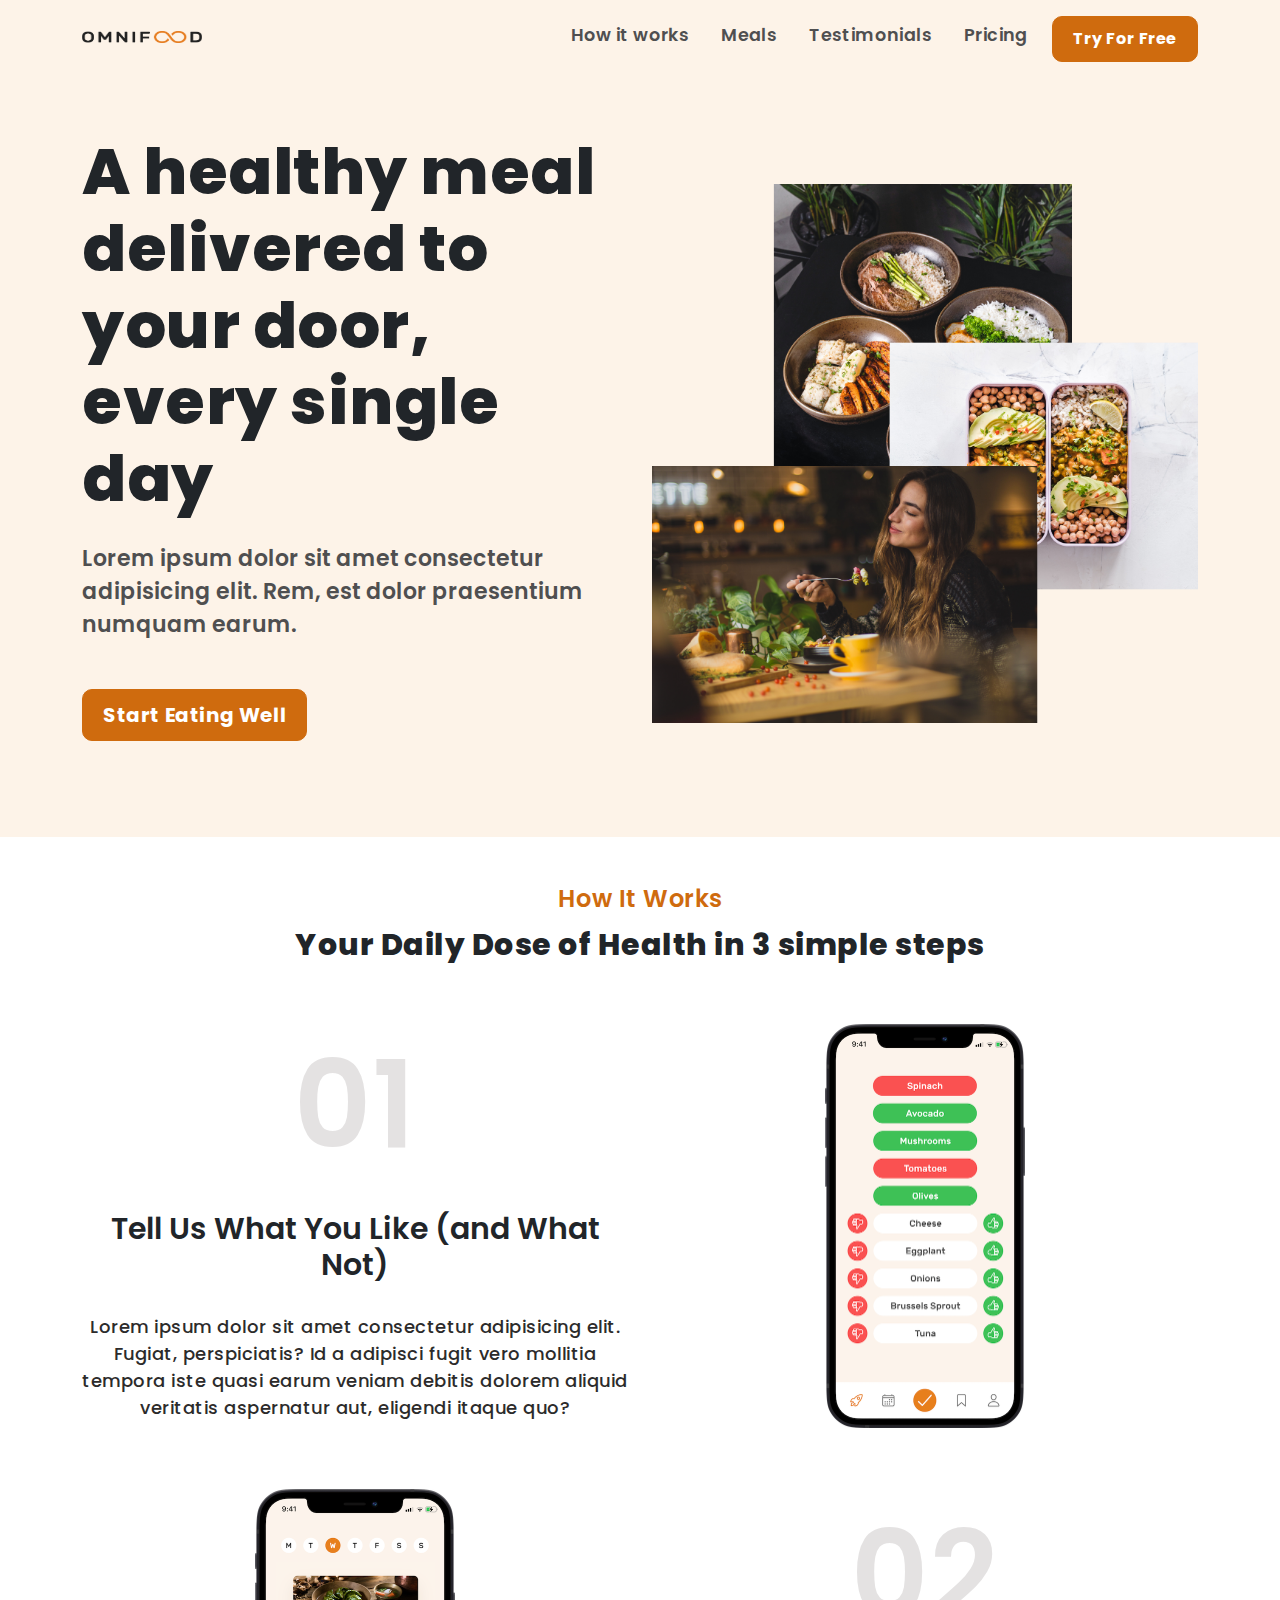
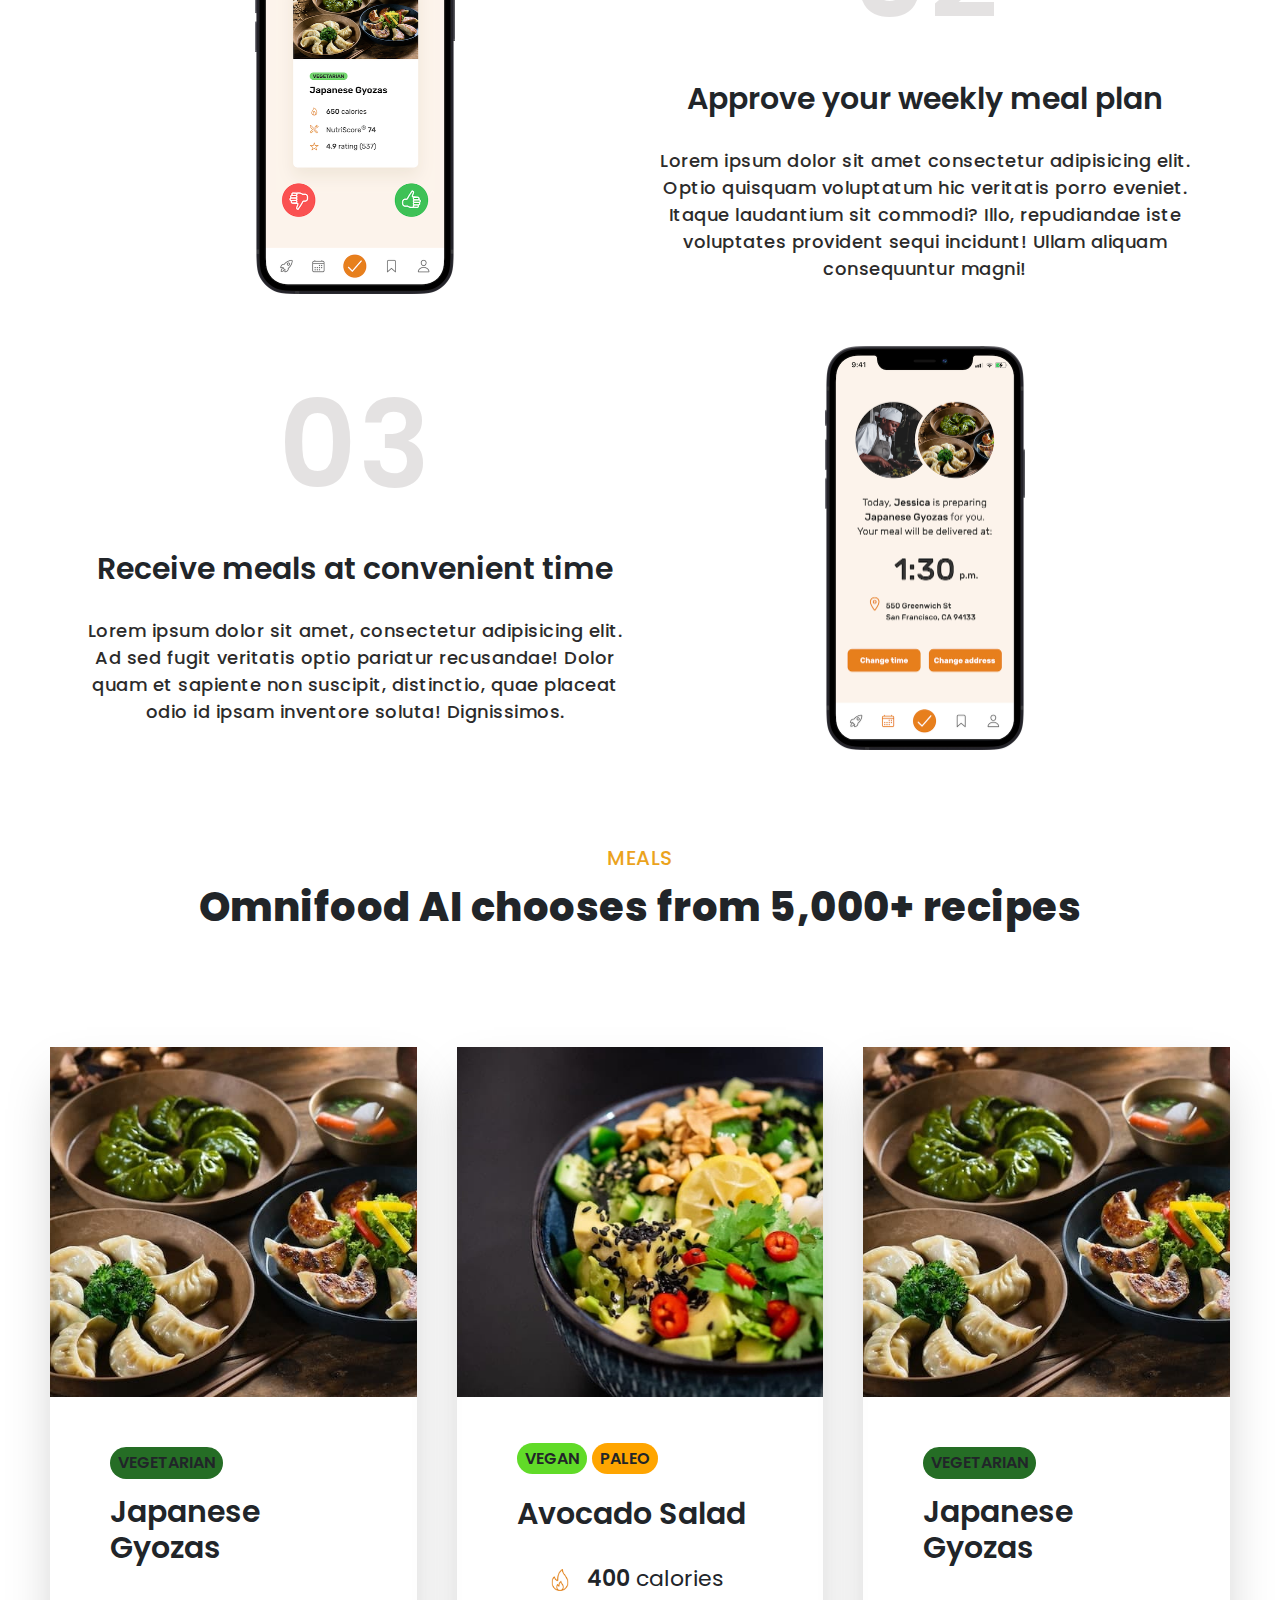
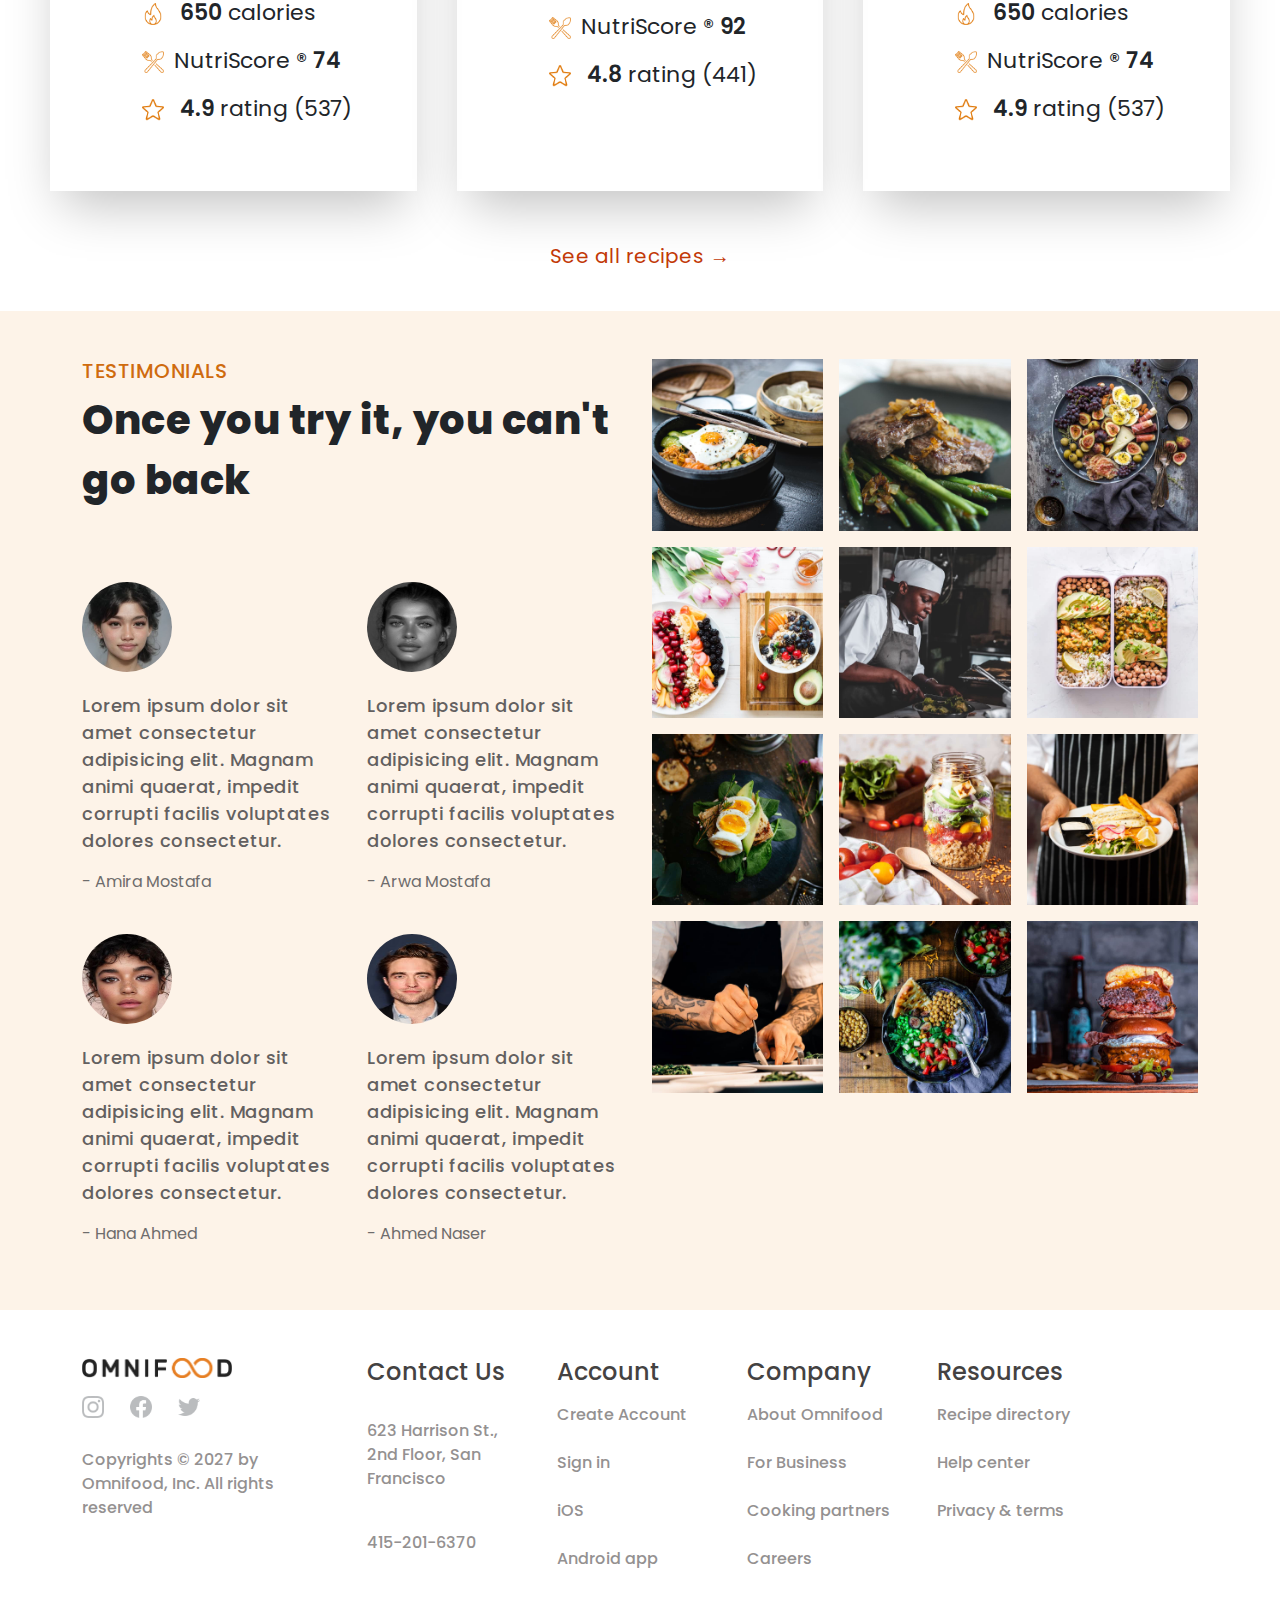
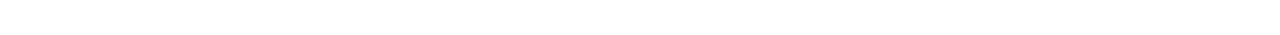
<file: Restaurant/index.html>
<!DOCTYPE html>
<html lang="en">
<head>
    <meta charset="UTF-8" />
    <meta name="viewport" content="width=device-width, initial-scale=1.0" />
    <title>Omnifood</title>
    <link rel="shortcut icon" href="./favicon.png" type="image/x-icon">
    <link href="https://cdn.jsdelivr.net/npm/bootstrap@5.3.2/dist/css/bootstrap.min.css" rel="stylesheet">
    <link rel="stylesheet" href="style.css" />
    <link href="https://fonts.googleapis.com/css2?family=Inter:ital,opsz,wght@0,14..32,100..900;1,14..32,100..900&display=swap" rel="stylesheet">
</head>
<body>
    <main>
        <header id="master-header" class="bg-light-orange">

            <!-- nav section -->
            <nav class="navbar navbar-expand-lg navbar-light container">
                <div class="container-fluid">
                    <a class="navbar-brand" href="#">
                        <img id="logo" src="./omnifood-logo.png" alt="logo" class="img-fluid" style="width: 120px; height: 12px;">
                    </a>
                    <button class="navbar-toggler" type="button" data-bs-toggle="collapse" data-bs-target="#navbarNav" aria-controls="navbarNav" aria-expanded="false" aria-label="Toggle navigation">
                        <span class="navbar-toggler-icon"></span>
                    </button>
                    <div class="collapse navbar-collapse justify-content-end" id="navbarNav">
                        <ul class="navbar-nav gap-3">
                            <li class="nav-item"><a class="nav-link" href="#">How it works</a></li>
                            <li class="nav-item"><a class="nav-link" href="#">Meals</a></li>
                            <li class="nav-item"><a class="nav-link" href="#">Testimonials</a></li>
                            <li class="nav-item"><a class="nav-link" href="#">Pricing</a></li>
                        </ul>
                        <button class="btn btn-primary ms-3 mt-2" id="try-btn">Try For Free</button>
                    </div>
                </div>
            </nav>

            <!-- hero section -->
            <div class="container py-5" id="main-header">
                <div class="row align-items-center">
                    <div class="col-lg-6 text-center text-lg-start">
                        <h1 class="mb-4 mt-3">A healthy meal delivered to your door, every single day</h1>
                        <p id="desc-para" class="mb-5">Lorem ipsum dolor sit amet consectetur adipisicing elit. Rem, est dolor praesentium numquam earum.</p>
                        <button class="btn btn-primary mb-5" id="eat-btn">Start Eating Well</button>
                    </div>
                    <div class="col-lg-6 text-center">
                        <img id="hero-img" src="./hero.png" alt="Hero Image" class="w-100">
                    </div>
                </div>
            </div>
        </header>

        <!-- how it works -->
        <section id="howitworks" class="py-5">
            <div class="container text-center">
                <h5 id="howitworks-title" class="text-primary">How It Works</h5>
                <p id="howitworks-para">Your Daily Dose of Health in 3 simple steps</p>
                <div id="steps" class="mt-5">
                    <div class="row align-items-center mb-5 step">
                        <div class="col-md-6 order-md-1">
                            <p class="p-num">01</p>
                            <h3>Tell Us What You Like (and What Not)</h3>
                            <p class="para">Lorem ipsum dolor sit amet consectetur adipisicing elit. Fugiat, perspiciatis? Id a adipisci fugit vero mollitia tempora iste quasi earum veniam debitis dolorem aliquid veritatis aspernatur aut, eligendi itaque quo?</p>
                        </div>
                        <div class="col-md-6 order-md-2 text-center">
                            <img src="./app/app-screen-1.png" alt="Step 1" class="img-fluid" style="max-width: 200px;">
                        </div>
                    </div>
                    <div class="row align-items-center mb-5 step">
                        <div class="col-md-6 order-md-2">
                            <p class="p-num">02</p>
                            <h3>Approve your weekly meal plan</h3>
                            <p class="para">Lorem ipsum dolor sit amet consectetur adipisicing elit. Optio quisquam voluptatum hic veritatis porro eveniet. Itaque laudantium sit commodi? Illo, repudiandae iste voluptates provident sequi incidunt! Ullam aliquam consequuntur magni!</p>
                        </div>
                        <div class="col-md-6 order-md-1 text-center">
                            <img src="./app/app-screen-2.png" alt="Step 2" class="img-fluid" style="max-width: 200px;">
                        </div>
                    </div>
                    <div class="row align-items-center mb-5 step">
                        <div class="col-md-6 order-md-1">
                            <p class="p-num">03</p>
                            <h3>Receive meals at convenient time</h3>
                            <p class="para">Lorem ipsum dolor sit amet, consectetur adipisicing elit. Ad sed fugit veritatis optio pariatur recusandae! Dolor quam et sapiente non suscipit, distinctio, quae placeat odio id ipsam inventore soluta! Dignissimos.</p>
                        </div>
                        <div class="col-md-6 order-md-2 text-center">
                            <img src="./app/app-screen-3.png" alt="Step 3" class="img-fluid" style="max-width: 200px;">
                        </div>
                    </div>
                </div>
            </div>
        </section>

        <!-- meals section -->
        <section id="meals">
            <header id="meals-header">
                <h5 id="meal-title">MEALS</h5>
                <p id="meal-title-desc">Omnifood AI chooses from 5,000+ recipes</p>
            </header>
            <section class="meal-boxes">
                <div class="meal">
                    <img class="meal-img" src="./meals/meal-1.jpg" alt="meal">
                    <div class="meal-desc">
                        <p class="green py-1 px-2">VEGETARIAN</p>
                        <h3>Japanese Gyozas</h3>
                        <ul class="meal-details">
                            <li><img class="icon" src="./icons/fire.png" alt=""> <span><span class="num">650</span> calories</span></li>
                            <li><img class="icon" src="./icons/fork.png" alt=""><span>NutriScore ® <span class="num">74</span></span></li>
                            <li><img class="icon" src="./icons/star.png" alt=""> <span><span class="num">4.9</span> rating (537)</span></li>
                        </ul>
                    </div>
                </div>
                <div class="meal">
                    <img class="meal-img" src="./meals/meal-2.jpg" alt="">
                    <div class="meal-desc">
                        <p><span class="light-green py-1 px-2">VEGAN</span><span class="orange-yellow py-1 px-2">PALEO</span></p>
                        <h3 id="avo-title">Avocado Salad</h3>
                        <ul class="meal-details">
                            <li><img class="icon" src="./icons/fire.png" alt=""> <span><span class="num">400</span> calories</span></li>
                            <li><img class="icon" src="./icons/fork.png" alt=""><span>NutriScore ® <span class="num">92</span></span></li>
                            <li><img class="icon" src="./icons/star.png" alt=""> <span><span class="num">4.8</span> rating (441)</span></li>
                        </ul>
                    </div>
                </div>
                <div class="meal">
                    <img class="meal-img" src="./meals/meal-3.jpg" alt="">
                    <div class="meal-desc">
                        <p class="green py-1 px-2">VEGETARIAN</p>
                        <h3>Japanese Gyozas</h3>
                        <ul class="meal-details">
                            <li><img class="icon" src="./icons/fire.png" alt=""> <span><span class="num">650</span> calories</span></li>
                            <li><img class="icon" src="./icons/fork.png" alt=""><span>NutriScore ® <span class="num">74</span></span></li>
                            <li><img class="icon" src="./icons/star.png" alt=""> <span><span class="num">4.9</span> rating (537)</span></li>
                        </ul>
                    </div>
                </div>
            </section>
            <div id="recipes-link">
                <a href="#">See all recipes →</a>
            </div>
        </section>


        <!-- testimonials -->
        <section id="testimonials" class="bg-light-orange py-5">
            <div class="container">
                <div class="row">
                    <div class="col-lg-6">
                        <div id="tesi-header" class="text-center text-lg-start">
                            <h5 id="tesi-header-title" class="text-primary">TESTIMONIALS</h5>
                            <p id="tesi-header-desc">Once you try it, you can't go back</p>
                        </div>
                        <div class="customer-reviews row g-4 mt-5">
                            <div class="col-md-6">
                                <div class="customer">
                                    <img class="person rounded-circle" src="./persons/person1.jpg" alt="">
                                    <p class="customer-review">Lorem ipsum dolor sit amet consectetur adipisicing elit. Magnam animi quaerat, impedit corrupti facilis voluptates dolores consectetur.</p>
                                    <p class="name mt-3">- Amira Mostafa</p>
                                </div>
                            </div>
                            <div class="col-md-6">
                                <div class="customer">
                                    <img class="person rounded-circle" src="./persons/person2.jpg" alt="">
                                    <p class="customer-review">Lorem ipsum dolor sit amet consectetur adipisicing elit. Magnam animi quaerat, impedit corrupti facilis voluptates dolores consectetur.</p>
                                    <p class="name mt-3">- Arwa Mostafa</p>
                                </div>
                            </div>
                            <div class="col-md-6">
                                <div class="customer">
                                    <img class="person rounded-circle" src="./persons/person3.jpg" alt="">
                                    <p class="customer-review">Lorem ipsum dolor sit amet consectetur adipisicing elit. Magnam animi quaerat, impedit corrupti facilis voluptates dolores consectetur.</p>
                                    <p class="name mt-3">- Hana Ahmed</p>
                                </div>
                            </div>
                            <div class="col-md-6">
                                <div class="customer">
                                    <img class="person rounded-circle" src="./persons/person4.jpg" alt="">
                                    <p class="customer-review">Lorem ipsum dolor sit amet consectetur adipisicing elit. Magnam animi quaerat, impedit corrupti facilis voluptates dolores consectetur.</p>
                                    <p class="name mt-3">- Ahmed Naser</p>
                                </div>
                            </div>
                        </div>
                    </div>
                    <div class="col-lg-6">
                        <div class="images row row-cols-3 g-3">
                            <div><img class="gallery img-fluid" src="./gallery/gallery-1.jpg" alt="restaurant image"></div>
                            <div><img class="gallery img-fluid" src="./gallery/gallery-2.jpg" alt="restaurant image"></div>
                            <div><img class="gallery img-fluid" src="./gallery/gallery-3.jpg" alt="restaurant image"></div>
                            <div><img class="gallery img-fluid" src="./gallery/gallery-4.jpg" alt="restaurant image"></div>
                            <div><img class="gallery img-fluid" src="./gallery/gallery-5.jpg" alt="restaurant image"></div>
                            <div><img class="gallery img-fluid" src="./gallery/gallery-6.jpg" alt="restaurant image"></div>
                            <div><img class="gallery img-fluid" src="./gallery/gallery-7.jpg" alt="restaurant image"></div>
                            <div><img class="gallery img-fluid" src="./gallery/gallery-8.jpg" alt="restaurant image"></div>
                            <div><img class="gallery img-fluid" src="./gallery/gallery-9.jpg" alt="restaurant image"></div>
                            <div><img class="gallery img-fluid" src="./gallery/gallery-10.jpg" alt="restaurant image"></div>
                            <div><img class="gallery img-fluid" src="./gallery/gallery-11.jpg" alt="restaurant image"></div>
                            <div><img class="gallery img-fluid" src="./gallery/gallery-12.jpg" alt="restaurant image"></div>
                        </div>
                    </div>
                </div>
            </div>
        </section>

        <footer class="py-5">
            <div class="container">
                <div class="row g-4">
                    <div class="col-lg-3 col-md-6 text-center text-lg-start">
                        <section class="social">
                            <img id="footer-logo" src="./omnifood-logo.png" alt="" class="img-fluid mb-3" style="width: 150px;">
                            <ul id="social-icons" class="list-unstyled d-flex justify-content-center justify-content-lg-start gap-3">
                                <li><img class="icon" src="./icons/instagram.png" alt=""></li>
                                <li><img class="icon" src="./icons/facebook.png" alt=""></li>
                                <li><img class="icon" src="./icons/twitter.png" alt=""></li>
                            </ul>
                            <p id="copyrights-para">Copyrights © 2027 by Omnifood, Inc. All rights reserved</p>
                        </section>
                    </div>
                    <div class="col-lg-2 col-md-6 text-center text-lg-start">
                        <section class="contact d-flex flex-column gap-4 me-2">
                            <h4>Contact Us</h4>
                            <p id="address">623 Harrison St., 2nd Floor, San Francisco</p>
                            <p id="email">415-201-6370</p>
                        </section>
                    </div>
                    <div class="col-lg-2 col-md-6 text-center text-lg-start">
                        <section class="account">
                            <h4>Account</h4>
                            <ul class="list-unstyled d-flex flex-column gap-4 mt-3">
                                <li>Create Account</li>
                                <li>Sign in</li>
                                <li>iOS</li>
                                <li>Android app</li>
                            </ul>
                        </section>
                    </div>
                    <div class="col-lg-2 col-md-6 text-center text-lg-start">
                        <section class="company">
                            <h4>Company</h4>
                            <ul class="list-unstyled d-flex flex-column gap-4 mt-3">
                                <li>About Omnifood</li>
                                <li>For Business</li>
                                <li>Cooking partners</li>
                                <li>Careers</li>
                            </ul>
                        </section>
                    </div>
                    <div class="col-lg-3 col-md-6 text-center text-lg-start">
                        <section class="resources">
                            <h4>Resources</h4>
                            <ul class="list-unstyled d-flex flex-column gap-4 mt-3">
                                <li>Recipe directory</li>
                                <li>Help center</li>
                                <li>Privacy & terms</li>
                            </ul>
                        </section>
                    </div>
                </div>
            </div>
        </footer>
    </main>
    <script src="https://cdn.jsdelivr.net/npm/bootstrap@5.3.2/dist/js/bootstrap.bundle.min.js"></script>
</body>
</html>
</file>
<file: Restaurant/style.css>
@import url('https://fonts.googleapis.com/css2?family=Poppins:ital,wght@0,100;0,200;0,300;0,400;0,500;0,600;0,700;0,800;0,900;1,100;1,200;1,300;1,400;1,500;1,600;1,700;1,800;1,900&display=swap');


* {
    margin: 0;
    padding: 0;
    box-sizing: border-box;
}

body {
    font-family: 'Poppins', sans-serif;
}

.bg-light-orange {
    background-color: #FDF3E8;
}

.text-primary {
    color: rgb(207, 107, 14) !important;
}

#logo {
    width: 120px;
    height: 12px;
}

.navbar-nav .nav-link {
    font-weight: 600;
    letter-spacing: 0.4px;
    color: rgb(79, 79, 80);
    font-size: 1.1em;
}

.btn-primary, #try-btn, #eat-btn {
    background-color: rgb(207, 107, 14);
    border-color: rgb(207, 107, 14);
    padding: 10px 20px;
    border-radius: 10px;
    color: white;
    font-weight: 700;
    font-size: 1em;
    letter-spacing: 0.6px;
    transition: background-color 0.3s ease;
}

.btn-primary:hover, #try-btn:hover, #eat-btn:hover {
    background-color: rgb(180, 90, 12);
    border-color: rgb(180, 90, 12);
}

#eat-btn {
    font-size: 1.25em;
}


#hero-img {
    max-width: 100%;
    height: auto;
}



h1 {
    font-size: 4rem;
    font-weight: 800;
    letter-spacing: 0.5px;
}

#desc-para {
    font-size: 1.375em;
    font-weight: 600;
    color: rgb(79, 79, 80);
}

#howitworks-title {
    font-weight: 600;
    font-size: 1.5em;
    letter-spacing: 0.5px;
}

#howitworks-para {
    font-size: 1.875em;
    font-weight: 800;
    letter-spacing: 0.5px;
}

.p-num {
    font-size: 7.5rem;
    font-weight: 600;
    opacity: 0.3;
    color: rgb(167, 161, 161);
    letter-spacing: 0.6px;
}

.para {
    font-size: 1.125em;
    font-weight: 500;
    color: rgb(44, 43, 43);
    letter-spacing: 0.5px;
}

h3 {
    font-size: 1.875em;
    margin-bottom: 30px;
    font-weight: 600;
}

#meals-header {
    text-align: center;
    margin-bottom: 100px;
}

#meal-title, #tesi-header-title {
    color: rgb(235, 163, 29);
    margin-bottom: 7px;
    letter-spacing: 0.5px;
}

#meal-title-desc, #tesi-header-desc {
    font-size: 2.5rem;
    font-weight: 800;
    letter-spacing: 0.5px;
}

.meal-boxes {
    display: grid;
    grid-template-columns: 1fr 1fr 1fr;
    gap: 40px;
    padding: 10px 50px;
    justify-items: center;
}

.meal {
    box-shadow: rgba(0, 0, 0, 0.25) 0px 25px 50px -12px;
    transition: transform 0.3s ease;
    width: 100%;
    max-width: 400px;
}

.meal:hover {
    transform: translateY(-5px);
}

.meal-img {
    width: 100%;
    height: 350px;
    object-fit: cover;
}

.meal-desc {
    padding: 50px 60px;
}

.green {
    background-color: rgb(37, 109, 37);
    width: fit-content;
    padding: 5px 20px;
    margin-bottom: 15px;
    border-radius: 20px;
    font-weight: 600;
}

.light-green {
    background-color: rgb(97, 219, 40);
    padding: 5px 10px;
    margin-right: 5px;
    border-radius: 20px;
    font-weight: 600;
}

.orange-yellow {
    background-color: orange;
    padding: 5px 10px;
    margin-right: 5px;
    border-radius: 20px;
    font-weight: 600;
}

.num {
    font-weight: 600;
}

.meal-details {
    list-style: none;
}

.meal-details li {
    margin-bottom: 15px;
    font-size: 22px;
}

.icon {
    width: 22px;
    margin-right: 10px;
}

#avo-title {
    margin-top: 25px;
}

#recipes-link {
    margin: 20px auto;
    text-align: center;
    padding: 20px;
}

#recipes-link a {
    color: rgb(194, 57, 7);
    font-size: 20px;
    letter-spacing: 0.5px;
    text-decoration: none;
}

#recipes-link a:hover {
    text-decoration: underline;
}

.person {
    width: 90px;
    height: 90px;
    border-radius: 50%;
    margin-bottom: 20px;
}

.customer-review {
    font-size: 1.125em;
    color: rgb(99, 96, 96);
    font-weight: 500;
    letter-spacing: 0.6px;
}

.name {
    color: rgb(110, 108, 108);
}

.gallery {
    width: 100%;
    height: auto;
}

footer h4 {
    color: rgb(68, 66, 66);
    font-size: 1.5em;
}

#copyrights-para, #address, footer ul li, #email {
    color: rgb(148, 145, 145);
    font-weight: 500;
}

#social-icons {
    margin-bottom: 30px;
}

@media (max-width: 768px) {
    h1 {
        font-size: 30px;
        margin-bottom: 30px;
    }

    #desc-para {
        font-size: 20px;
        margin-bottom: 30px;
    }

    #hero-img {
        max-width: 200px;
    }

    #howitworks-para {
        font-size: 1.5rem;
    }

    .p-num {
        font-size: 5rem;
    }

    h3 {
        font-size: 1.5rem;
    }

    .para {
        font-size: 1rem;
    }

    #meal-title-desc, #tesi-header-desc {
        font-size: 2rem;
    }

    .meal-boxes {
        grid-template-columns: 1fr;
        padding: 20px;
        justify-items: center;
    }

    .meal {
        margin-left: 0;
        max-width: 100%;
    }

    .meal-img {
        height: 250px;
    }

    .meal-desc {
        padding: 20px;
    }

    .meal-details li {
        font-size: 1.125rem;
    }
}
</file>
